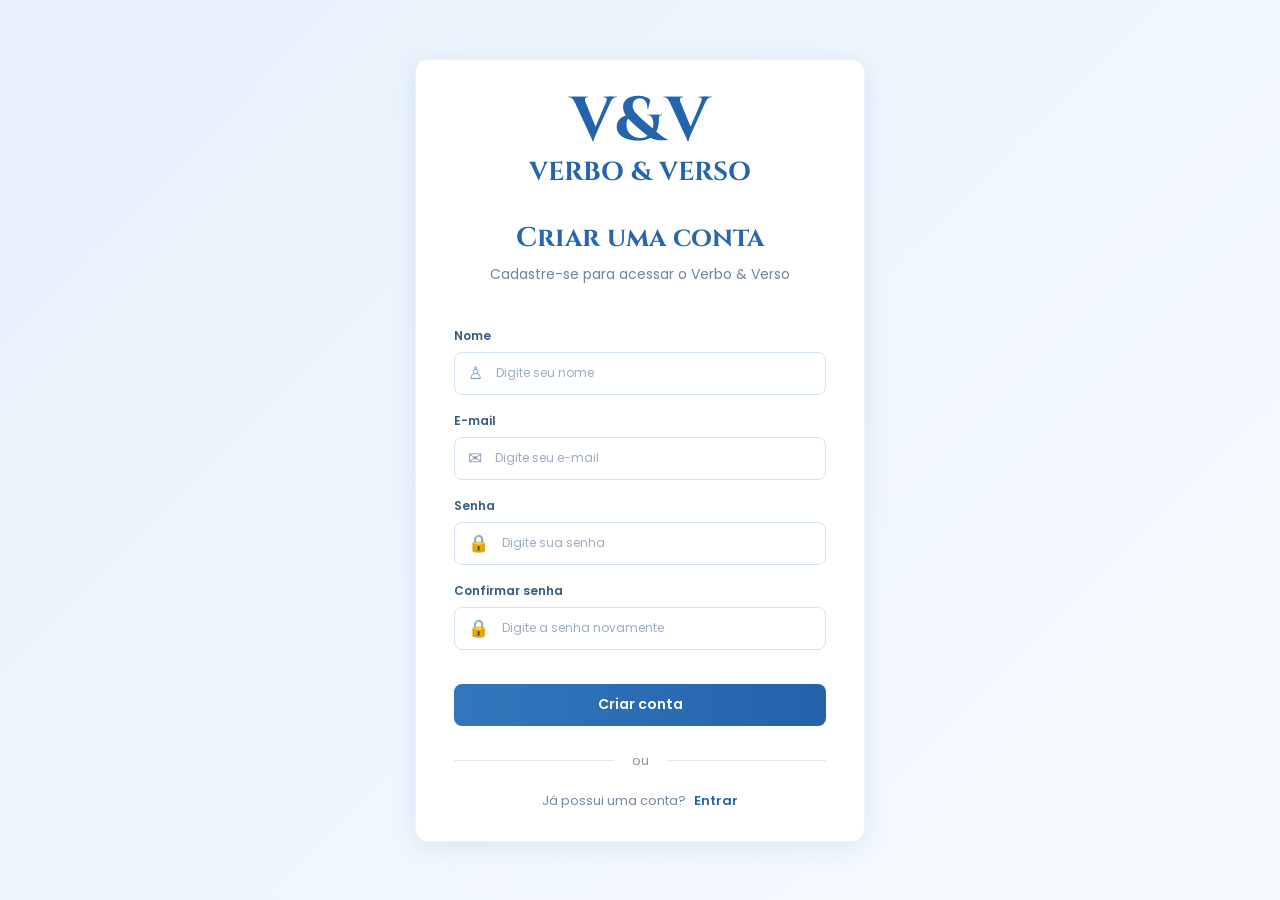
<file: cadastro.html>
<!DOCTYPE html>
<html lang="pt-BR">
<head>
    <meta charset="UTF-8">
    <meta name="viewport" content="width=device-width, initial-scale=1.0">
    <title>Cadastro | Verbo & Verso</title>
    <link rel="stylesheet" href="auth.css">
    <script src="auth.js"></script>
</head>
<body>

    <main class="auth-container">
        <div class="logo">
            <h1>V&V</h1>
            <h2>VERBO & VERSO</h2>
        </div>

        <section class="auth-content">
            <h3>Criar uma conta</h3>
            <p class="subtitulo">
                Cadastre-se para acessar o Verbo & Verso
            </p>

            <form id="cadastroForm">

                <label for="nome">Nome</label>
                <div class="campo">
                    <span>♙</span>
                    <input type="text" id="nome"
                        placeholder="Digite seu nome" required>
                </div>

                <label for="email">E-mail</label>
                <div class="campo">
                    <span>✉</span>
                    <input type="email" id="email"
                        placeholder="Digite seu e-mail" required>
                </div>

                <label for="senha">Senha</label>
                <div class="campo">
                    <span>🔒</span>
                    <input type="password" id="senha"
                        placeholder="Digite sua senha"
                        minlength="4" required>
                </div>

                <label for="confirmarSenha">Confirmar senha</label>
                <div class="campo">
                    <span>🔒</span>
                    <input type="password" id="confirmarSenha"
                        placeholder="Digite a senha novamente"
                        minlength="4" required>
                </div>

                <p id="mensagem" class="mensagem"></p>

                <button type="submit">Criar conta</button>
            </form>

            <div class="separador">
                <span></span>
                ou
                <span></span>
            </div>

            <p class="rodape">
                Já possui uma conta?
                <a href="login.html">Entrar</a>
            </p>
        </section>
    </main>

</body>
</html>
</file>
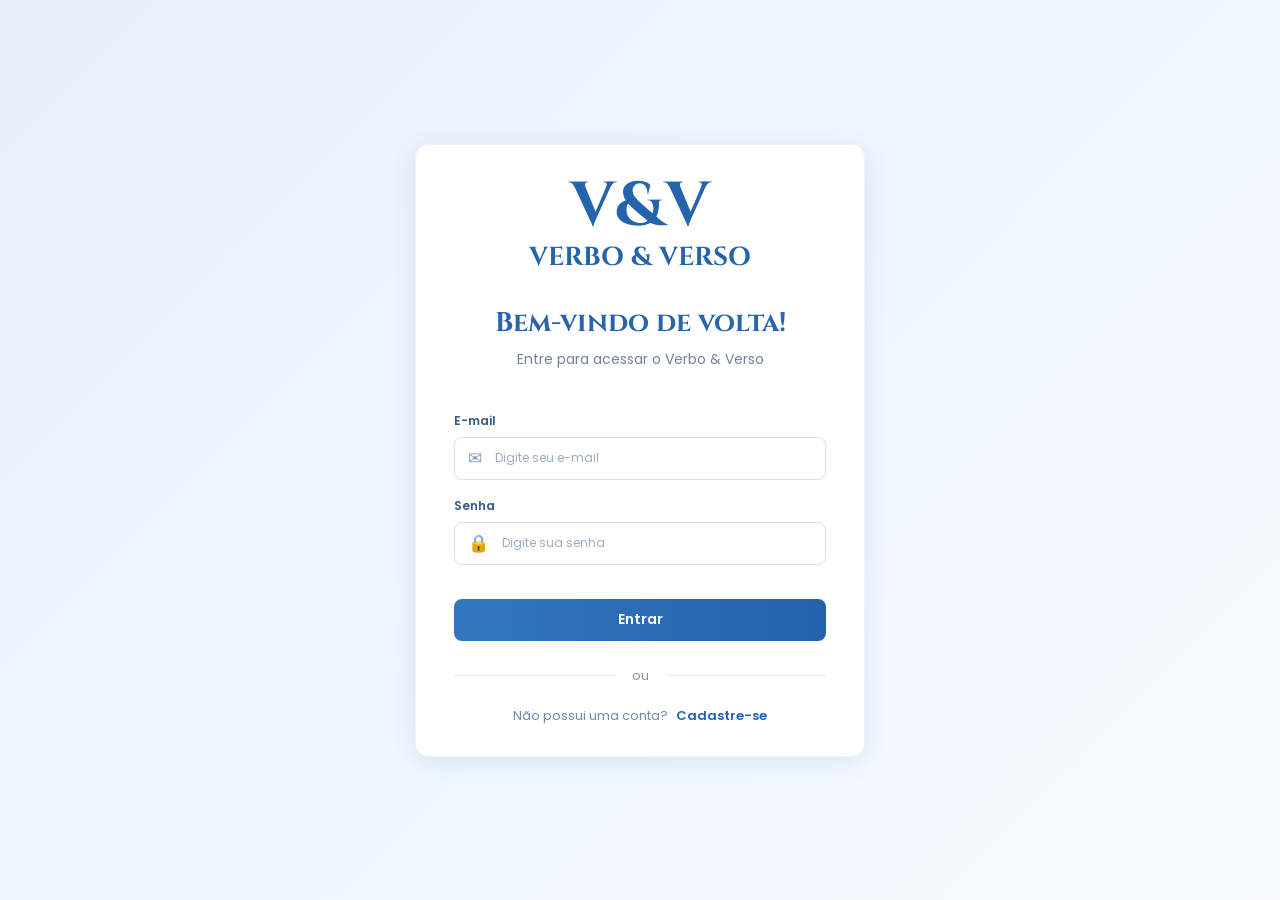
<file: login.html>
<!DOCTYPE html>
<html lang="pt-BR">
<head>
    <meta charset="UTF-8">
    <meta name="viewport" content="width=device-width, initial-scale=1.0">
    <title>Login | Verbo & Verso</title>
    <link rel="stylesheet" href="auth.css">
    <script src="auth.js"></script>
</head>
<body>

    <main class="auth-container">
        <div class="logo">
            <h1>V&V</h1>
            <h2>VERBO & VERSO</h2>
        </div>

        <section class="auth-content">
            <h3>Bem-vindo de volta!</h3>
            <p class="subtitulo">Entre para acessar o Verbo & Verso</p>

            <form id="loginForm">

                <label for="email">E-mail</label>
                <div class="campo">
                    <span>✉</span>
                    <input type="email" id="email"
                        placeholder="Digite seu e-mail" required>
                </div>

                <label for="senha">Senha</label>
                <div class="campo">
                    <span>🔒</span>
                    <input type="password" id="senha"
                        placeholder="Digite sua senha" required>
                </div>

                <p id="mensagem" class="mensagem"></p>

                <button type="submit">Entrar</button>
            </form>

            <div class="separador">
                <span></span>
                ou
                <span></span>
            </div>

            <p class="rodape">
                Não possui uma conta?
                <a href="cadastro.html">Cadastre-se</a>
            </p>
        </section>
    </main>

</body>
</html>
</file>
<file: auth.css>
@import url('https://fonts.googleapis.com/css2?family=Cinzel:wght@400;700&family=Poppins:wght@300;400;600&display=swap');

* {
    margin: 0;
    padding: 0;
    box-sizing: border-box;
}

body {
    min-height: 100vh;
    display: flex;
    justify-content: center;
    align-items: center;
    padding: 15px;
    font-family: 'Poppins', sans-serif;
    background: linear-gradient(135deg, #e7f1fc, #f7fbff);
    color: #234c80;
}

.auth-container {
    width: 100%;
    max-width: 450px;
    background: #fff;
    padding: 30px 38px;
    border-radius: 13px;
    box-shadow: 0 5px 25px rgba(42, 103, 171, 0.12);
    border: 1px solid #edf3fa;
}

.logo {
    text-align: center;
    margin-bottom: 30px;
    color: #2464ad;
}

.logo h1 {
    font-family: 'Cinzel', Georgia, serif;
    font-size: 62px;
    line-height: 1;
}

.logo h2 {
    font-family: 'Cinzel', Georgia, serif;
    font-size: 26px;
    margin-top: 3px;
}

.auth-content h3 {
    font-family: 'Cinzel', Georgia, serif;
    text-align: center;
    font-size: 27px;
    margin-bottom: 8px;
    color: #2865ad;
}

.subtitulo {
    text-align: center;
    color: #71849c;
    font-size: 14px;
    margin-bottom: 25px;
}

.auth-content form {
    display: flex;
    flex-direction: column;
}

.auth-content label {
    font-size: 12px;
    font-weight: 600;
    margin: 17px 0 7px;
    color: #365b84;
}

.campo {
    display: flex;
    align-items: center;
    height: 43px;
    border: 1px solid #d2e2f7;
    border-radius: 8px;
    padding: 0 13px;
    background: #fff;
}

.campo:focus-within {
    border-color: #3479c5;
    box-shadow: 0 0 5px rgba(52, 121, 197, 0.15);
}

.campo span {
    color: #819bb9;
    font-size: 17px;
    margin-right: 13px;
}

.campo input {
    width: 100%;
    height: 100%;
    border: none;
    outline: none;
    background: transparent;
    font-family: 'Poppins', sans-serif;
    font-size: 12px;
    color: #294c75;
}

.campo input::placeholder {
    color: #9aadc4;
}

.auth-content button {
    width: 100%;
    height: 42px;
    margin-top: 22px;
    border: none;
    border-radius: 8px;
    background: linear-gradient(90deg, #3277bd, #2462aa);
    color: white;
    font-family: 'Poppins', sans-serif;
    font-size: 14px;
    font-weight: 600;
    cursor: pointer;
    transition: 0.2s;
}

.auth-content button:hover {
    background: #194f91;
    transform: translateY(-1px);
}

.separador {
    display: flex;
    align-items: center;
    gap: 18px;
    margin: 25px 0 20px;
    color: #8194aa;
    font-size: 13px;
}

.separador span {
    height: 1px;
    flex: 1;
    background: #dce8f5;
}

.rodape {
    text-align: center;
    color: #7589a3;
    font-size: 13px;
}

.rodape a {
    color: #2165b1;
    text-decoration: none;
    font-weight: 600;
    margin-left: 5px;
}

.rodape a:hover {
    text-decoration: underline;
}

.mensagem {
    font-size: 12px;
    text-align: center;
    margin-top: 12px;
    color: #d13b3b;
}

@media (max-width: 480px) {
    .auth-container {
        padding: 25px 22px;
    }

    .logo h1 {
        font-size: 54px;
    }

    .logo h2 {
        font-size: 23px;
    }

    .auth-content h3 {
        font-size: 24px;
    }
}
</file>
